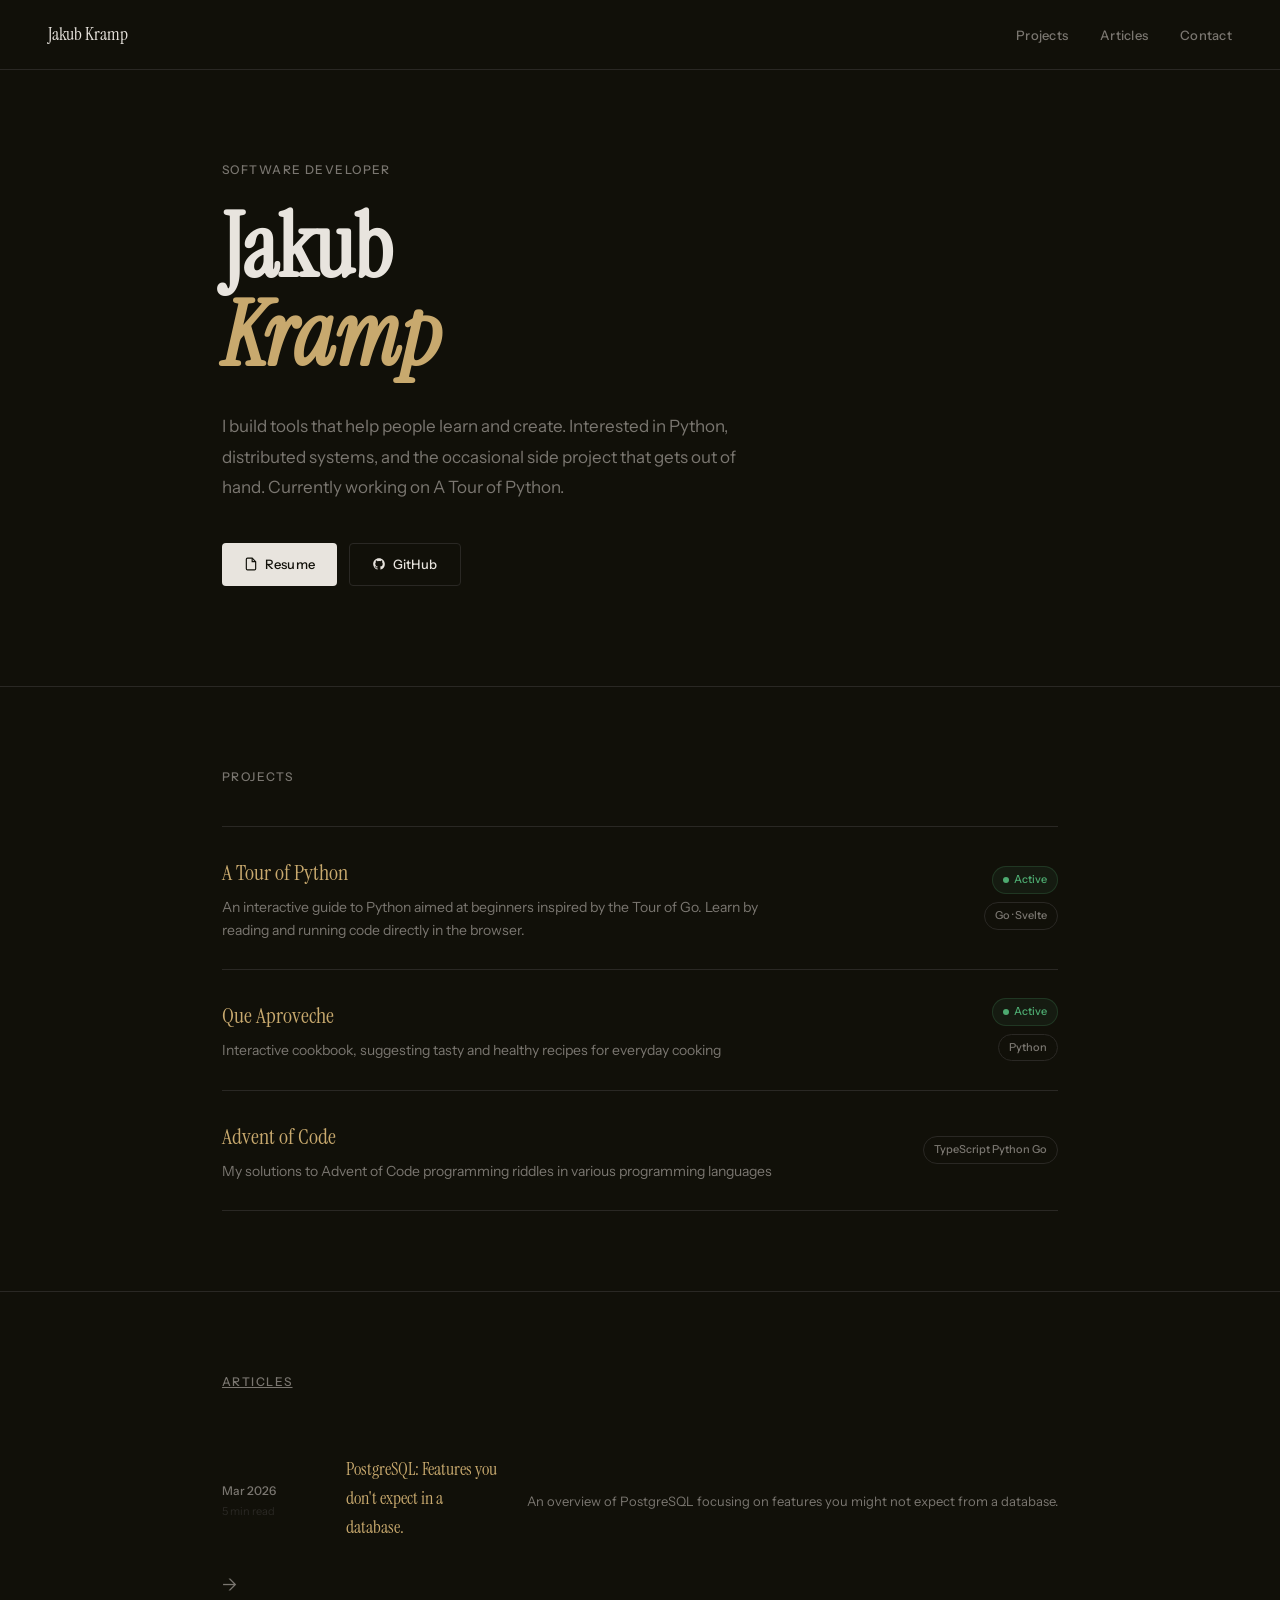
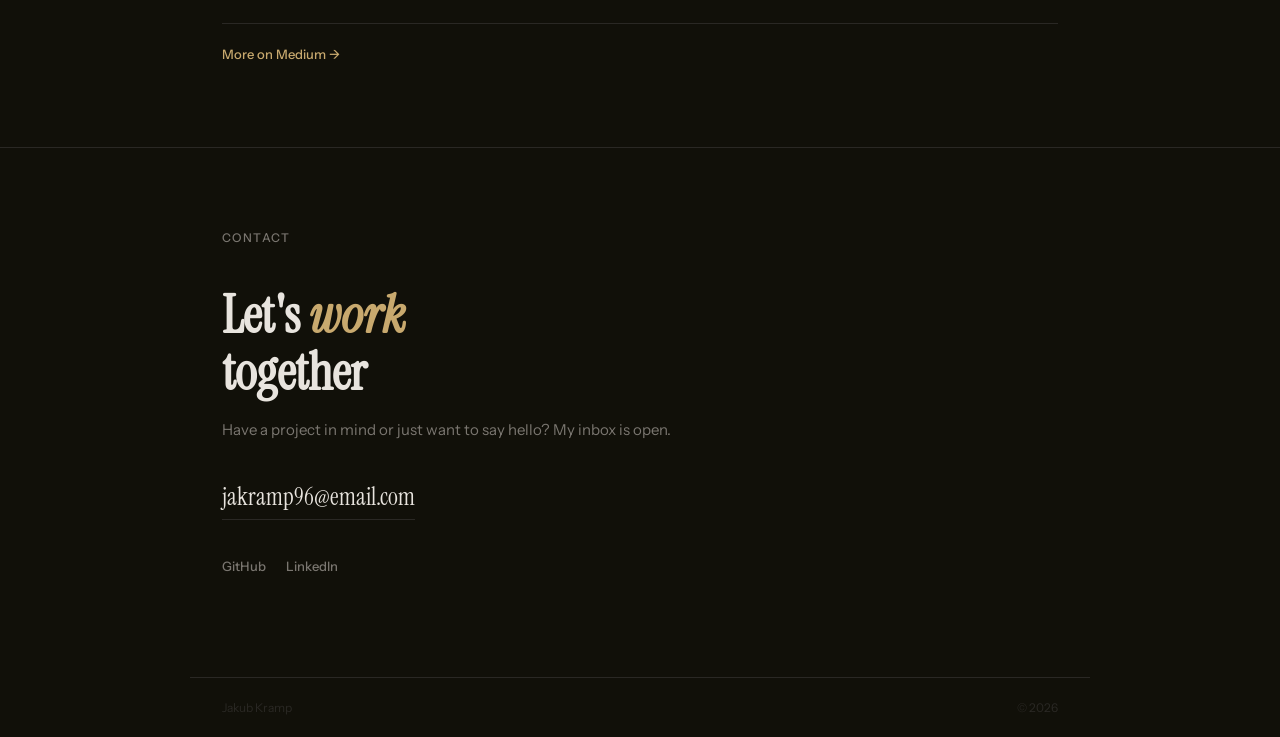
<file: index.html>
<!DOCTYPE html>
<html lang="en">
<head>
  <meta charset="UTF-8" />
  <meta name="viewport" content="width=device-width, initial-scale=1.0" />
  <title>Jakub Kramp</title>
  <link rel="preconnect" href="https://fonts.googleapis.com" />
  <link rel="icon" href="/favicon.png" type="image/png" />
  <link rel="stylesheet" href="/app.css" />
  <link href="https://fonts.googleapis.com/css2?family=Instrument+Serif:ital@0;1&family=Instrument+Sans:wght@400;500&display=swap" rel="stylesheet" />
</head>
<body>

<nav>
  <a href="#about" class="nav-name">Jakub Kramp</a>
  <ul class="nav-links">
    <li><a href="#projects">Projects</a></li>
    <li><a href="/articles/articles.html">Articles</a></li>
    <li><a href="#contact">Contact</a></li>
  </ul>
</nav>

<main>
  <!-- About -->
  <section id="about">
    <div class="container">
      <p class="eyebrow">Software Developer</p>
      <h1 class="hero-name">Jakub<br /><em>Kramp</em></h1>
      <p class="bio">
        I build tools that help people learn and create. Interested in Python,
        distributed systems, and the occasional side project that gets out of hand.
        Currently working on A Tour of Python.
      </p>
      <div class="btn-row">
        <a href="https://jakubkramp.github.io/resume.pdf" target="_blank" class="btn btn-primary">
          <svg width="14" height="14" viewBox="0 0 24 24" fill="none" stroke="currentColor" stroke-width="2">
            <path d="M14 2H6a2 2 0 00-2 2v16a2 2 0 002 2h12a2 2 0 002-2V8z"/>
            <polyline points="14 2 14 8 20 8"/>
          </svg>
          Resume
        </a>
        <a href="https://github.com/jakubkramp" target="_blank" class="btn btn-ghost">
          <svg width="14" height="14" viewBox="0 0 24 24" fill="currentColor">
            <path d="M12 2C6.477 2 2 6.484 2 12.017c0 4.425 2.865 8.18 6.839 9.504.5.092.682-.217.682-.483 0-.237-.008-.868-.013-1.703-2.782.605-3.369-1.343-3.369-1.343-.454-1.158-1.11-1.466-1.11-1.466-.908-.62.069-.608.069-.608 1.003.07 1.531 1.032 1.531 1.032.892 1.53 2.341 1.088 2.91.832.092-.647.35-1.088.636-1.338-2.22-.253-4.555-1.113-4.555-4.951 0-1.093.39-1.988 1.029-2.688-.103-.253-.446-1.272.098-2.65 0 0 .84-.27 2.75 1.026A9.564 9.564 0 0112 6.844c.85.004 1.705.115 2.504.337 1.909-1.296 2.747-1.027 2.747-1.027.546 1.379.202 2.398.1 2.651.64.7 1.028 1.595 1.028 2.688 0 3.848-2.339 4.695-4.566 4.943.359.309.678.92.678 1.855 0 1.338-.012 2.419-.012 2.747 0 .268.18.58.688.482A10.019 10.019 0 0022 12.017C22 6.484 17.522 2 12 2z"/>
          </svg>
          GitHub
        </a>
      </div>
    </div>
  </section>

  <!-- Projects -->
  <section id="projects">
    <div class="container">
      <p class="section-label">Projects</p>

      <a href="https://github.com/jakubkramp/tour-of-python" target="_blank" class="project">
        <div>
          <p class="project-name">A Tour of Python</p>
          <p class="project-desc">An interactive guide to Python aimed at beginners inspired by the Tour of Go. Learn by reading and running code directly in the browser.</p>
        </div>
        <div class="project-right">
          <span class="badge-active">Active</span>
          <span class="tag">Go · Svelte</span>
        </div>
      </a>

      <a href="https://github.com/JakubKramp/FastAPI_cookbook" class="project">
        <div>
          <p class="project-name">Que Aproveche</p>
          <p class="project-desc">Interactive cookbook, suggesting tasty and healthy recipes for everyday cooking</p>
        </div>
        <div class="project-right">
          <span class="badge-active">Active</span>
          <span class="tag">Python</span>
        </div>
      </a>

      <a href="https://github.com/JakubKramp/advent_of_code" class="project">
        <div>
          <p class="project-name">Advent of Code</p>
          <p class="project-desc">My solutions to Advent of Code programming riddles in various programming languages</p>
        </div>
        <div class="project-right">
          <span class="tag">TypeScript Python Go </span>
        </div>
      </a>
    </div>
  </section>

  <!-- articles -->
  <section id="articles">
    <div class="container">
      <a href="https://jakubkramp.github.io/articles/articles.html" target="_blank" class="section-label">
      <p class="section-label">Articles</p>
      </a>
      <a href="https://jakubkramp.github.io/articles/postgres.html" target="_blank" class="article">
        <div class="article-meta">
          <span class="article-date">Mar 2026</span>
          <span class="article-read">5 min read</span>
        </div>
        <p class="article-title">PostgreSQL: Features you don't expect in a database.</p>
        <p class="article-desc">An overview of PostgreSQL focusing on features you might not expect from a database.</p>
        <span class="article-arrow">→</span>
      </a>


      <a href="https://medium.com/@jakramp96" target="_blank" class="article-more">
        More on Medium →
      </a>
    </div>
  </section>

  <!-- Contact -->
  <section id="contact">
    <div class="container">
      <p class="section-label">Contact</p>
      <h2 class="contact-heading">Let's <em>work</em><br />together</h2>
      <p class="contact-sub">Have a project in mind or just want to say hello? My inbox is open.</p>
      <a href="mailto:jakramp96@email.com" class="contact-email">jakramp96@email.com</a>
      <div class="socials">
        <a href="https://github.com/jakubkramp" target="_blank" class="social">GitHub</a>
        <a href="https://linkedin.com/in/jakub-kramp" target="_blank" class="social">LinkedIn</a>
      </div>
    </div>
  </section>
</main>

<footer>
  <span>Jakub Kramp</span>
  <span>© 2026</span>
</footer>

</body>
</html>
</file>
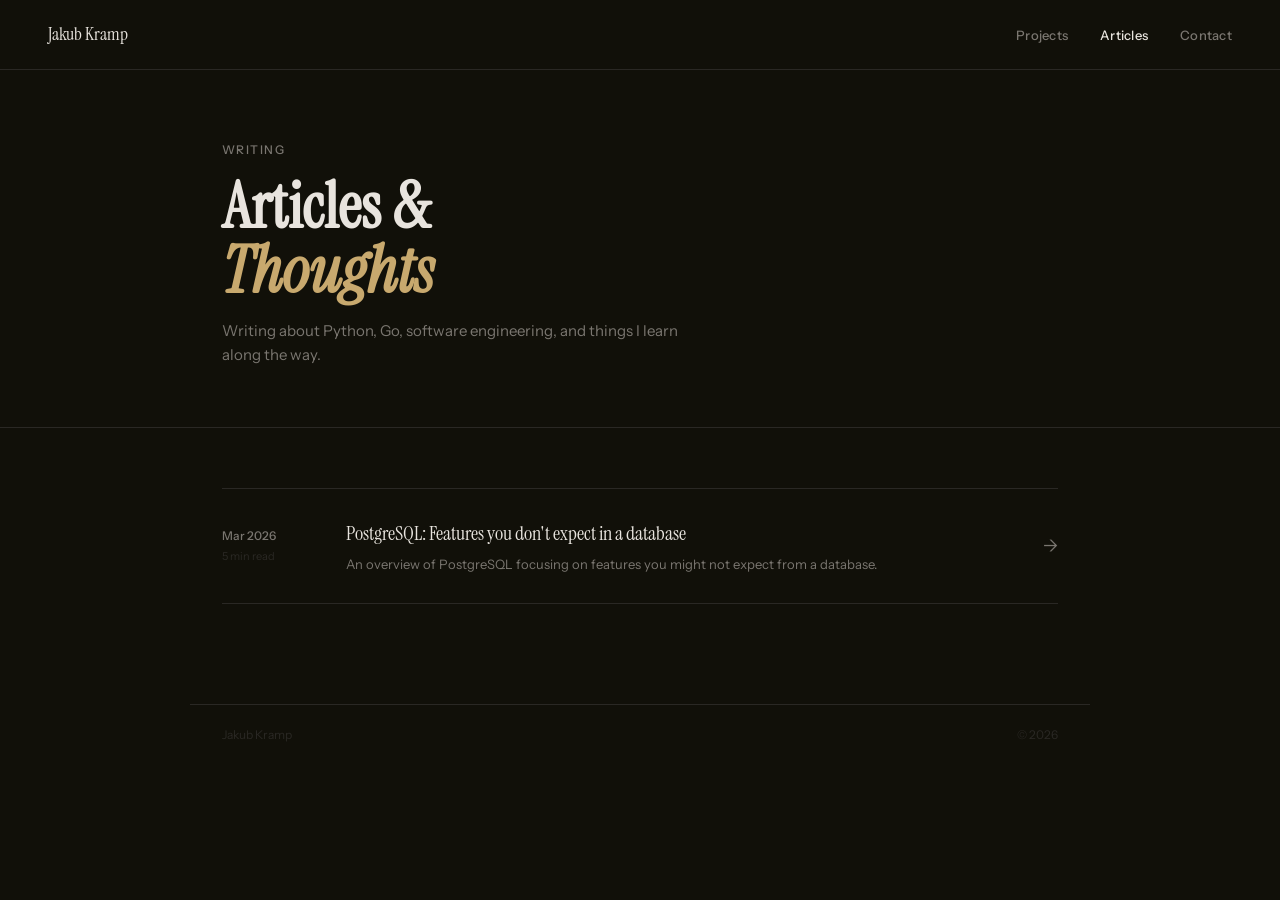
<file: articles/articles.html>
<!DOCTYPE html>
<html lang="en">
<head>
    <meta charset="UTF-8" />
    <meta name="viewport" content="width=device-width, initial-scale=1.0" />
    <title>Articles — Jakub Kramp</title>
    <link rel="icon" href="/favicon.png" type="image/png" />
    <link rel="preconnect" href="https://fonts.googleapis.com" />
    <link href="https://fonts.googleapis.com/css2?family=Instrument+Serif:ital@0;1&family=Instrument+Sans:wght@400;500&display=swap" rel="stylesheet" />
    <link rel="stylesheet" href="atricles.css" />
</head>
<body>

<nav>
    <a href="/index.html" class="nav-name">Jakub Kramp</a>
    <ul class="nav-links">
        <li><a href="/index.html#projects">Projects</a></li>
        <li><a href="/articles.html" class="active">Articles</a></li>
        <li><a href="/index.html#contact">Contact</a></li>
    </ul>
</nav>

<main>
    <div class="page-header">
        <div class="container">
            <p class="eyebrow">Writing</p>
            <h1 class="page-title">Articles &<br /><em>Thoughts</em></h1>
            <p class="page-sub">Writing about Python, Go, software engineering, and things I learn along the way.</p>
        </div>
    </div>

    <section class="articles-section">
        <div class="container">

            <a href="/articles/postgres.html" class="article">
                <div class="article-meta">
                    <span class="article-date">Mar 2026</span>
                    <span class="article-read">5 min read</span>
                </div>
                <div>
                    <p class="article-title">PostgreSQL: Features you don't expect in a database</p>
                    <p class="article-desc">An overview of PostgreSQL focusing on features you might not expect from a database.</p>
                </div>
                <span class="article-arrow">→</span>
            </a>


        </div>
    </section>
</main>

<footer>
    <span>Jakub Kramp</span>
    <span>© 2026</span>
</footer>

</body>
</html>
</file>
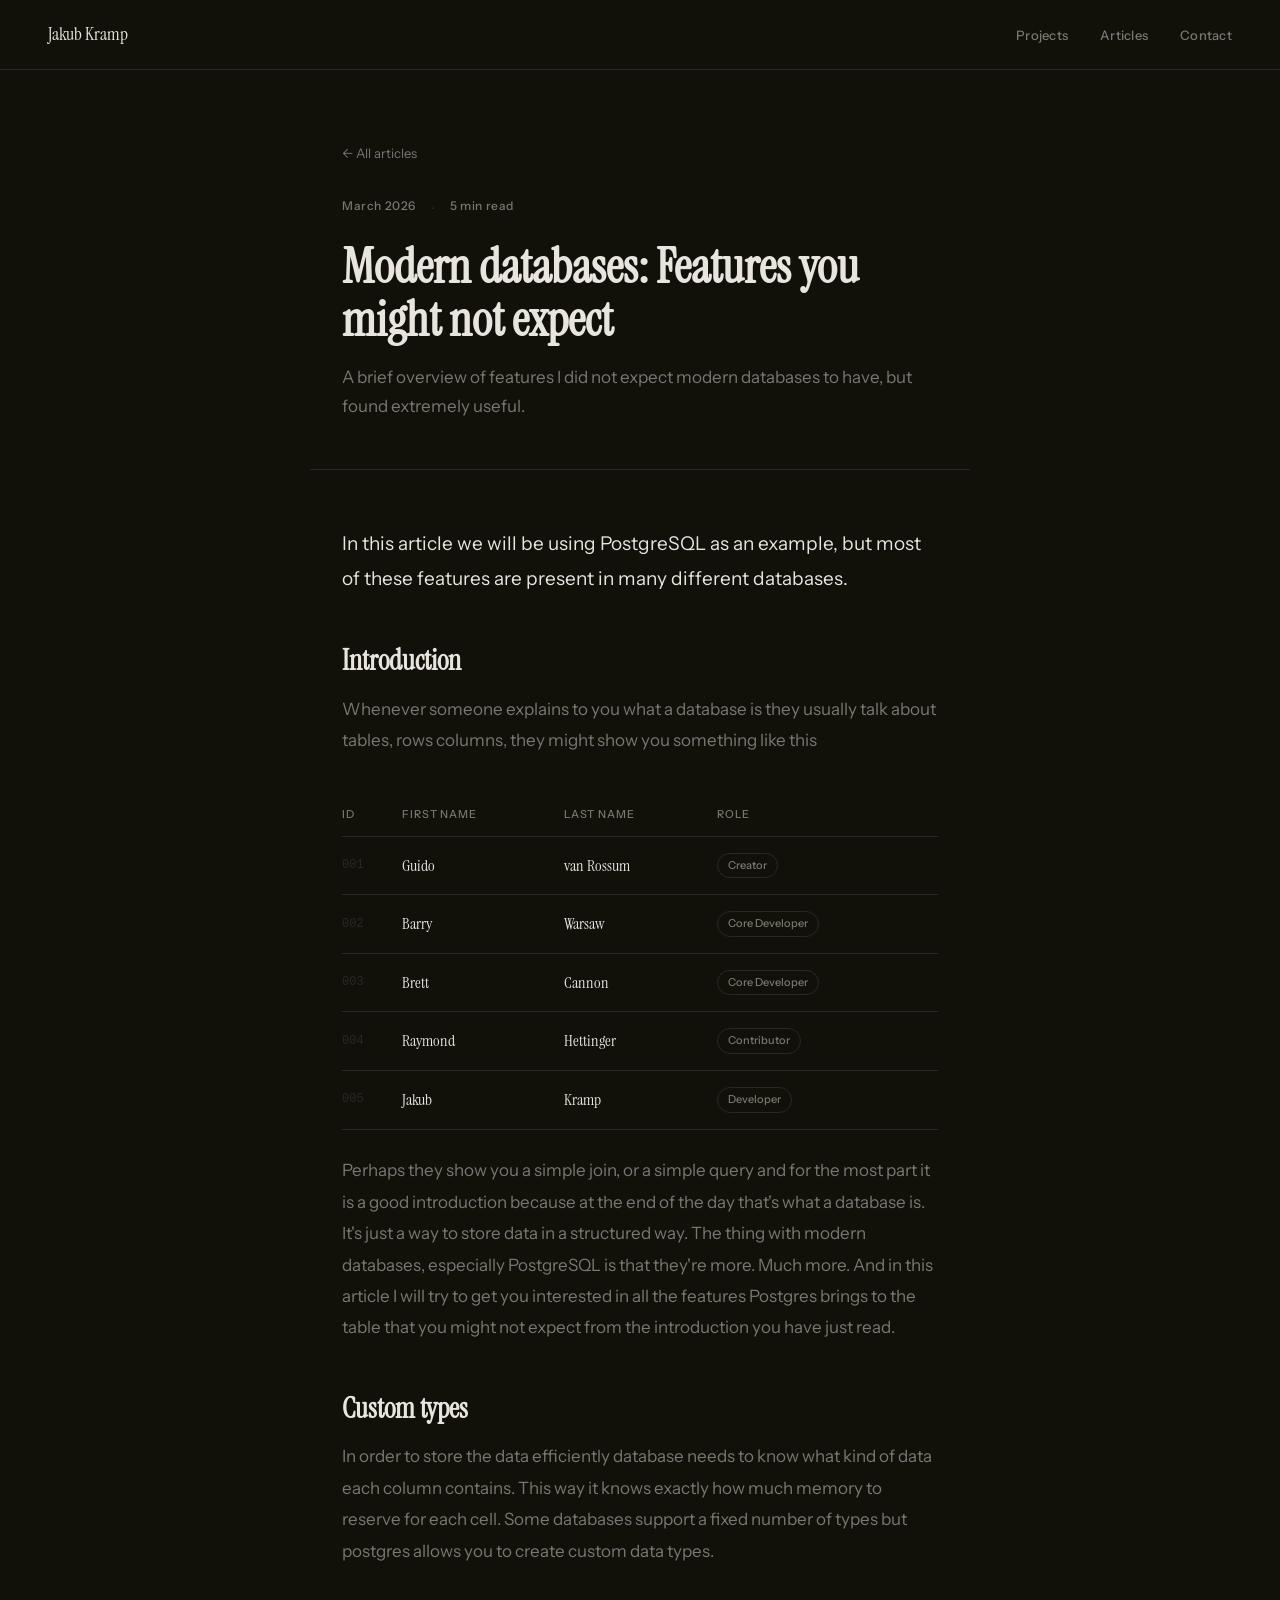
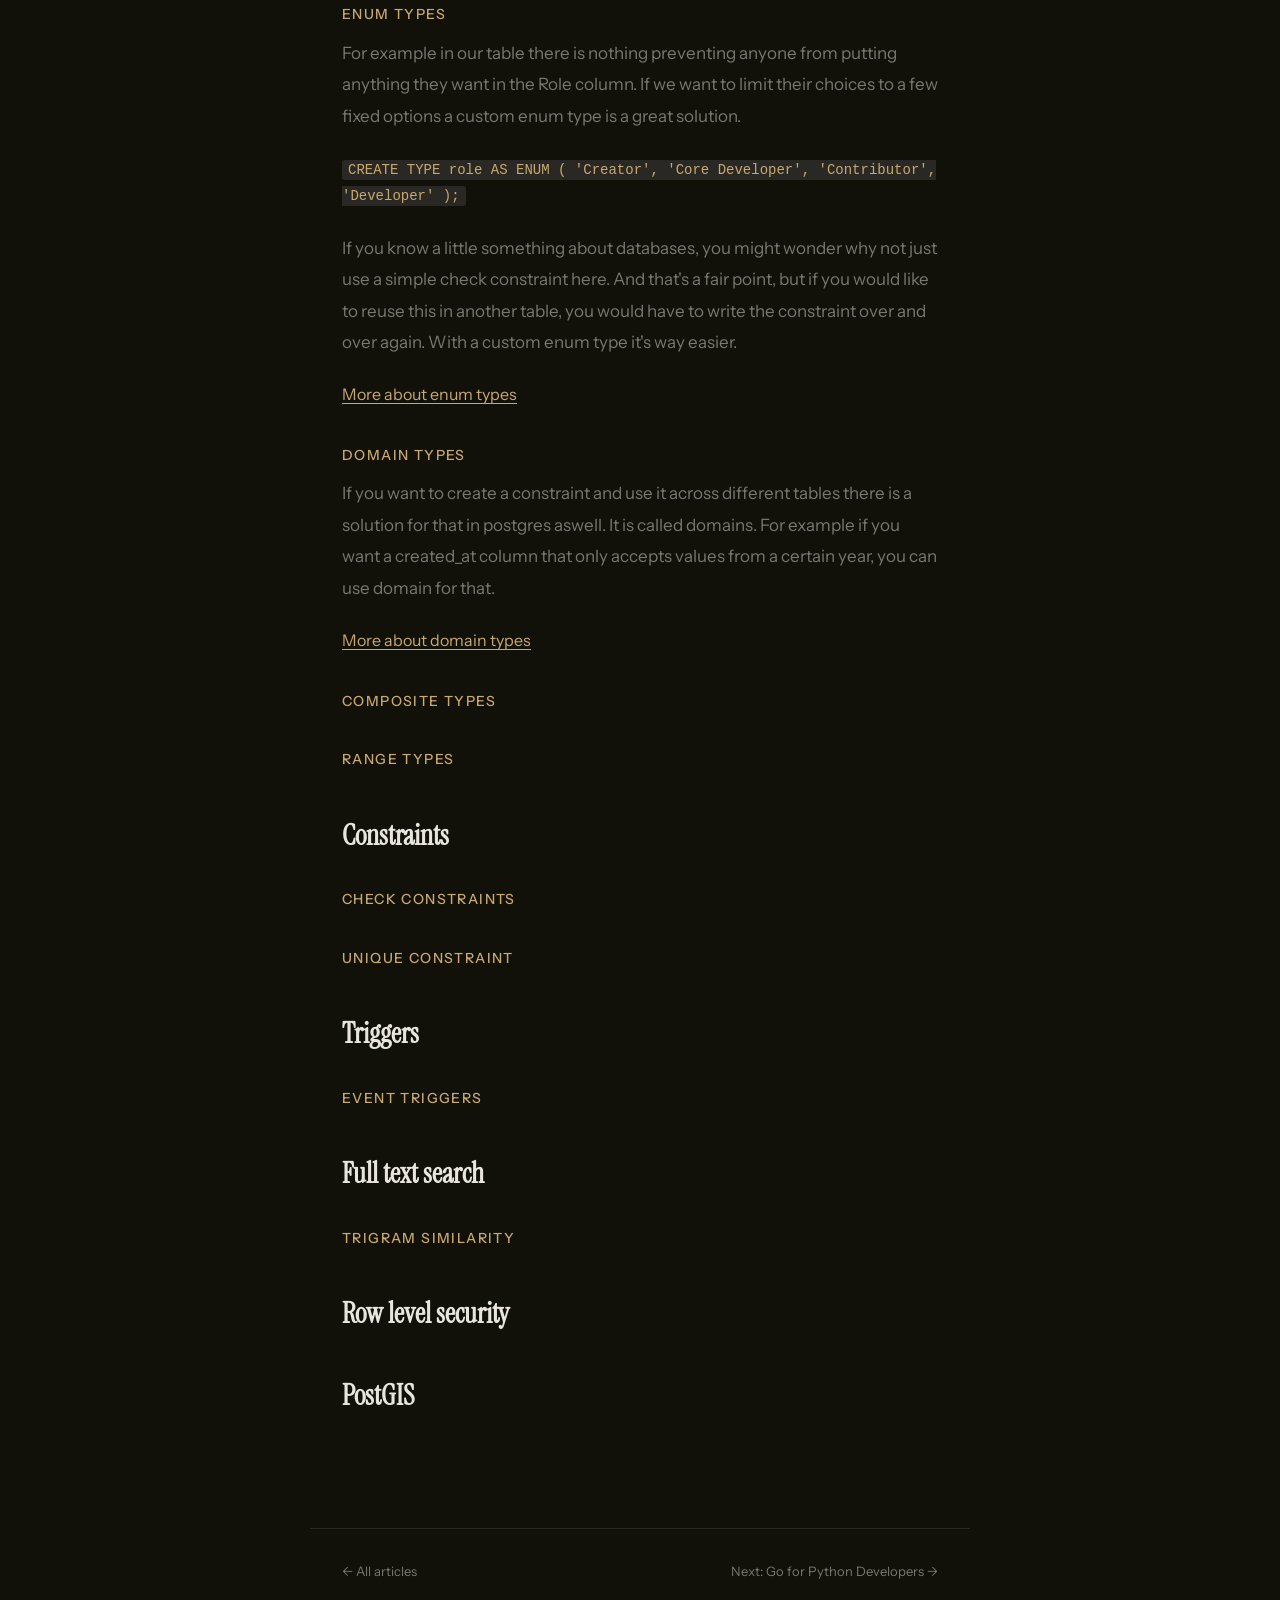
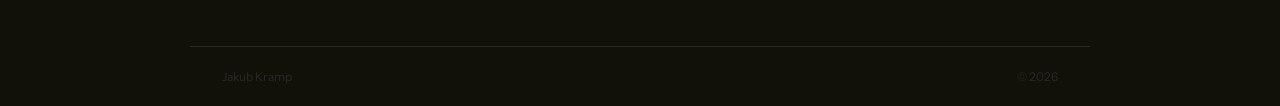
<file: articles/postgres.html>
<!DOCTYPE html>
<html lang="en">
<head>
    <meta charset="UTF-8" />
    <meta name="viewport" content="width=device-width, initial-scale=1.0" />
    <title>PostgreSQL: Features you don't expect in a database — Jakub Kramp</title>
    <link rel="icon" href="/favicon.png" type="image/png" />
    <link rel="preconnect" href="https://fonts.googleapis.com" />
    <link href="https://fonts.googleapis.com/css2?family=Instrument+Serif:ital@0;1&family=Instrument+Sans:wght@400;500&display=swap" rel="stylesheet" />
    <link rel="stylesheet" href="atricles.css" />
</head>
<body>

<nav>
    <a href="/index.html" class="nav-name">Jakub Kramp</a>
    <ul class="nav-links">
        <li><a href="/index.html#projects">Projects</a></li>
        <li><a href="/articles.html">Articles</a></li>
        <li><a href="/index.html#contact">Contact</a></li>
    </ul>
</nav>

<main>
    <header class="article-header">
        <a href="/articles.html" class="back-link">← All articles</a>
        <div class="article-meta-row">
            <span class="meta-item">March 2026</span>
            <span class="meta-dot">·</span>
            <span class="meta-item">5 min read</span>
        </div>
        <h1 class="article-title">Modern databases: Features you might not expect</h1>
        <p class="article-subtitle">A brief overview of features I did not expect modern databases to have, but found extremely useful.</p>
    </header>

    <article class="prose">
        <p>In this article we will be using PostgreSQL as an example, but most of these features are present in many different databases. </p>
        <h2>Introduction</h2>
        <p>
            Whenever someone explains to you what a database is they usually talk about tables, rows columns, they might show you something like this</p>
        <br>
        <div class="table-wrap">
            <table>
                <thead>
                <tr>
                    <th>ID</th>
                    <th>First Name</th>
                    <th>Last Name</th>
                    <th>Role</th>
                </tr>
                </thead>
                <tbody>
                <tr>
                    <td>001</td>
                    <td class="name">Guido</td>
                    <td class="name">van Rossum</td>
                    <td><span class="role">Creator</span></td>
                </tr>
                <tr>
                    <td>002</td>
                    <td class="name">Barry</td>
                    <td class="name">Warsaw</td>
                    <td><span class="role">Core Developer</span></td>
                </tr>
                <tr>
                    <td>003</td>
                    <td class="name">Brett</td>
                    <td class="name">Cannon</td>
                    <td><span class="role">Core Developer</span></td>
                </tr>
                <tr>
                    <td>004</td>
                    <td class="name">Raymond</td>
                    <td class="name">Hettinger</td>
                    <td><span class="role">Contributor</span></td>
                </tr>
                <tr>
                    <td>005</td>
                    <td class="name">Jakub</td>
                    <td class="name">Kramp</td>
                    <td><span class="role">Developer</span></td>
                </tr>
                </tbody>
            </table>
        </div>
        <br>
        <p>
            Perhaps they show you a simple join, or a simple query and for the most part it is a good introduction because at the end of the day that's what a database is.
            It's just a way to store data in a structured way. The thing with modern databases, especially PostgreSQL is that they're more. Much more.
            And in this article I will try to get you interested in all the features Postgres brings to the table that you might not expect from the introduction you have just read.
        </p>
        <h2>Custom types</h2>
        <p>
            In order to store the data efficiently database needs to know what kind of data each column contains. This way it knows exactly how much memory to reserve for each cell.
            Some databases support a fixed number of types but postgres allows you to create custom data types.
        </p>
        <h3>
            Enum Types
        </h3>
        <p>
            For example in our table there is nothing preventing anyone from putting anything they want in the Role column.
            If we want to limit their choices to a few fixed options a custom enum type is a great solution.
        </p>
        <code>CREATE TYPE role AS ENUM (
            'Creator',
            'Core Developer',
            'Contributor',
            'Developer'
            );</code>
        <br>
        <br>
        <p>If you know a little something about databases, you might wonder why not just use a simple check constraint here.
        And that's a fair point, but if you would like to reuse this in another table, you would have to write the constraint over and over again.
            With a custom enum type it's way easier.
        </p>
        <a href="https://www.postgresql.org/docs/current/datatype-enum.html">
            More about enum types
        </a>
        <h3>Domain Types
        </h3>
        <p>If you want to create a constraint and use it across different tables there is a solution for that in postgres aswell.
        It is called domains. For example if you want a created_at column that only accepts values from a certain year, you can use domain for that.
        </p>
        <a href="https://www.postgresql.org/docs/18/domains.html">
            More about domain types
        </a>
        <h3>Composite types</h3>
        <h3>Range types</h3>
        <h2>Constraints</h2>
        <h3>Check constraints</h3>
        <h3>Unique constraint</h3>
        <h2>Triggers</h2>
        <h3>Event triggers</h3>
        <h2>Full text search</h2>
        <h3>Trigram similarity</h3>
        <h2>Row level security</h2>
        <h2>PostGIS </h2>
    </article>
    <div class="article-footer">
        <a href="/articles.html">← All articles</a>
        <a href="/articles/go-for-python-developers.html">Next: Go for Python Developers →</a>
    </div>
</main>
<footer>
    <span>Jakub Kramp</span>
    <span>© 2026</span>
</footer>
</body>
</html>
</file>
<file: app.css>
*, *::before, *::after { box-sizing: border-box; margin: 0; padding: 0; }

:root {
    --bg: #111009;
    --bg2: #1a1814;
    --ink: #e8e4de;
    --ink-muted: #7a7670;
    --ink-faint: #2a2824;
    --accent: #c8a96e;
    --green: #4daa70;
    --serif: 'Instrument Serif', Georgia, serif;
    --sans: 'Instrument Sans', sans-serif;
    --max: 900px;
}

html { scroll-behavior: smooth; }

body {
    background: var(--bg);
    color: var(--ink);
    font-family: var(--sans);
    font-size: 16px;
    line-height: 1.6;
    -webkit-font-smoothing: antialiased;
}

/* ── Nav ── */
nav {
    position: fixed;
    top: 0; left: 0; right: 0;
    z-index: 100;
    display: flex;
    justify-content: space-between;
    align-items: center;
    padding: 20px 48px;
    background: var(--bg);
    border-bottom: 1px solid var(--ink-faint);
}

.nav-name {
    font-family: var(--serif);
    font-size: 18px;
    color: var(--ink);
    text-decoration: none;
}

.nav-links {
    display: flex;
    gap: 32px;
    list-style: none;
}

.nav-links a {
    font-size: 13px;
    font-weight: 500;
    color: var(--ink-muted);
    text-decoration: none;
    letter-spacing: 0.02em;
    transition: color 0.2s;
}

.nav-links a:hover { color: var(--ink); }

/* ── Layout ── */
.container {
    max-width: var(--max);
    margin: 0 auto;
    padding: 0 32px;
}

/* ── About ── */
#about {
    padding: 160px 0 100px;
    border-bottom: 1px solid var(--ink-faint);
}

.eyebrow {
    font-size: 12px;
    font-weight: 500;
    letter-spacing: 0.12em;
    text-transform: uppercase;
    color: var(--ink-muted);
    margin-bottom: 24px;
}

.hero-name {
    font-family: var(--serif);
    font-size: clamp(52px, 9vw, 88px);
    line-height: 1.0;
    color: var(--ink);
    margin-bottom: 32px;
}

.hero-name em {
    font-style: italic;
    color: var(--accent);
}

.bio {
    font-size: 17px;
    color: var(--ink-muted);
    line-height: 1.8;
    max-width: 540px;
    margin-bottom: 40px;
}

.btn-row {
    display: flex;
    gap: 12px;
    flex-wrap: wrap;
}

.btn {
    display: inline-flex;
    align-items: center;
    gap: 7px;
    padding: 10px 22px;
    border-radius: 4px;
    font-family: var(--sans);
    font-size: 13px;
    font-weight: 500;
    text-decoration: none;
    transition: all 0.2s;
    letter-spacing: 0.01em;
    cursor: pointer;
    border: none;
}

.btn-primary {
    background: var(--ink);
    color: var(--bg);
}

.btn-primary:hover { background: #cfc9c0; }

.btn-ghost {
    background: transparent;
    color: var(--ink);
    border: 1px solid var(--ink-faint);
}

.btn-ghost:hover { border-color: var(--ink-muted); }

/* ── Projects ── */
#projects { padding: 80px 0; border-bottom: 1px solid var(--ink-faint); }

.section-label {
    font-size: 12px;
    font-weight: 500;
    letter-spacing: 0.12em;
    text-transform: uppercase;
    color: var(--ink-muted);
    margin-bottom: 40px;
}

.project {
    display: grid;
    grid-template-columns: 1fr auto;
    align-items: center;
    gap: 32px;
    padding: 28px 0;
    border-bottom: 1px solid var(--ink-faint);
    text-decoration: none;
    color: inherit;
    transition: opacity 0.2s;
}

.project:first-of-type { border-top: 1px solid var(--ink-faint); }
.project:hover { opacity: 0.55; }

.project-name {
    font-family: var(--serif);
    font-size: 22px;
    color: var(--accent);
    margin-bottom: 6px;
}

.project-desc {
    font-size: 14px;
    color: var(--ink-muted);
    line-height: 1.6;
    max-width: 560px;
}

.project-right {
    display: flex;
    flex-direction: column;
    align-items: flex-end;
    gap: 8px;
    flex-shrink: 0;
}

.tag {
    font-size: 11px;
    font-weight: 500;
    color: var(--ink-muted);
    border: 1px solid var(--ink-faint);
    padding: 4px 10px;
    border-radius: 20px;
    white-space: nowrap;
}

.badge-active {
    display: inline-flex;
    align-items: center;
    gap: 5px;
    font-size: 11px;
    font-weight: 500;
    color: var(--green);
    background: rgba(77, 170, 112, 0.08);
    border: 1px solid rgba(77, 170, 112, 0.2);
    padding: 4px 10px;
    border-radius: 20px;
    white-space: nowrap;
}

.badge-active::before {
    content: '';
    width: 6px;
    height: 6px;
    border-radius: 50%;
    background: var(--green);
    animation: pulse 2s infinite;
}

@keyframes pulse {
    0%, 100% { opacity: 1; }
    50% { opacity: 0.3; }
}

/* ── articles ── */
#articles { padding: 80px 0; border-bottom: 1px solid var(--ink-faint); }

.article {
    display: grid;
    grid-template-columns: 100px 3fr auto;
    align-items: center;
    gap: 24px;
    padding: 24px 0;
    border-bottom: 1px solid var(--ink-faint);
    text-decoration: none;
    color: inherit;
    transition: opacity 0.2s;
}

.article:first-of-type { border-top: 1px solid var(--ink-faint); }
.article:hover { opacity: 0.55; }
.article:hover .article-arrow { transform: translateX(4px); }

.article-meta {
    display: flex;
    flex-direction: column;
    gap: 3px;
}

.article-date {
    font-size: 12px;
    color: var(--ink-muted);
    font-weight: 500;
}

.article-read {
    font-size: 11px;
    color: var(--ink-faint);
}

.article-title {
    font-family: var(--serif);
    font-size: 18px;
    color: var(--accent);
    margin-bottom: 5px;
}

.article-desc {
    font-size: 13px;
    color: var(--ink-muted);
    line-height: 1.6;
}

.article-arrow {
    font-size: 18px;
    color: var(--ink-muted);
    transition: transform 0.2s;
}

.article-more {
    display: inline-block;
    margin-top: 20px;
    font-size: 13px;
    font-weight: 500;
    color: var(--accent);
    text-decoration: none;
    transition: opacity 0.2s;
}

.article-more:hover { opacity: 0.7; }

/* ── Contact ── */
#contact { padding: 80px 0 100px; }

.contact-heading {
    font-family: var(--serif);
    font-size: clamp(36px, 5vw, 52px);
    line-height: 1.1;
    margin-bottom: 16px;
}

.contact-heading em {
    font-style: italic;
    color: var(--accent);
}

.contact-sub {
    font-size: 15px;
    color: var(--ink-muted);
    margin-bottom: 36px;
}

.contact-email {
    font-family: var(--serif);
    font-size: 24px;
    color: var(--ink);
    text-decoration: none;
    border-bottom: 1px solid var(--ink-faint);
    padding-bottom: 3px;
    transition: border-color 0.2s, color 0.2s;
    display: inline-block;
    margin-bottom: 36px;
}

.contact-email:hover {
    color: var(--accent);
    border-color: var(--accent);
}

.socials {
    display: flex;
    gap: 20px;
}

.social {
    font-size: 13px;
    font-weight: 500;
    color: var(--ink-muted);
    text-decoration: none;
    transition: color 0.2s;
}

.social:hover { color: var(--ink); }

/* ── Footer ── */
footer {
    border-top: 1px solid var(--ink-faint);
    padding: 20px 32px;
    max-width: var(--max);
    margin: 0 auto;
    display: flex;
    justify-content: space-between;
}

footer span {
    font-size: 12px;
    color: var(--ink-faint);
}

@media (max-width: 600px) {
    nav { padding: 16px 24px; }
    .nav-links { gap: 20px; }
    .container { padding: 0 20px; }
    .project { grid-template-columns: 1fr; }
    .project-right { align-items: flex-start; flex-direction: row; flex-wrap: wrap; }
}
</file>
<file: articles/atricles.css>
*, *::before, *::after { box-sizing: border-box; margin: 0; padding: 0; }

:root {
    --bg: #111009;
    --ink: #e8e4de;
    --ink-muted: #7a7670;
    --ink-faint: #2a2824;
    --accent: #c8a96e;
    --green: #4daa70;
    --serif: 'Instrument Serif', Georgia, serif;
    --sans: 'Instrument Sans', sans-serif;
    --max: 900px;
    --prose: 660px;
}

html { scroll-behavior: smooth; }

body {
    background: var(--bg);
    color: var(--ink);
    font-family: var(--sans);
    font-size: 16px;
    line-height: 1.6;
    -webkit-font-smoothing: antialiased;
}

/* ── Nav ── */
nav {
    position: fixed;
    top: 0; left: 0; right: 0;
    z-index: 100;
    display: flex;
    justify-content: space-between;
    align-items: center;
    padding: 20px 48px;
    background: var(--bg);
    border-bottom: 1px solid var(--ink-faint);
}

.nav-name {
    font-family: var(--serif);
    font-size: 18px;
    color: var(--ink);
    text-decoration: none;
}

.nav-links {
    display: flex;
    gap: 32px;
    list-style: none;
}

.nav-links a {
    font-size: 13px;
    font-weight: 500;
    color: var(--ink-muted);
    text-decoration: none;
    letter-spacing: 0.02em;
    transition: color 0.2s;
}

.nav-links a:hover,
.nav-links a.active { color: var(--ink); }

/* ── Layout ── */
.container {
    max-width: var(--max);
    margin: 0 auto;
    padding: 0 32px;
}

.eyebrow {
    font-size: 12px;
    font-weight: 500;
    letter-spacing: 0.12em;
    text-transform: uppercase;
    color: var(--ink-muted);
    margin-bottom: 16px;
}

.section-label {
    font-size: 12px;
    font-weight: 500;
    letter-spacing: 0.12em;
    text-transform: uppercase;
    color: var(--ink-muted);
    margin-bottom: 40px;
}

/* ── Buttons ── */
.btn {
    display: inline-flex;
    align-items: center;
    gap: 7px;
    padding: 10px 22px;
    border-radius: 4px;
    font-family: var(--sans);
    font-size: 13px;
    font-weight: 500;
    text-decoration: none;
    transition: all 0.2s;
    letter-spacing: 0.01em;
    cursor: pointer;
    border: none;
}

.btn-primary { background: var(--ink); color: var(--bg); }
.btn-primary:hover { background: #cfc9c0; }

.btn-ghost { background: transparent; color: var(--ink); border: 1px solid var(--ink-faint); }
.btn-ghost:hover { border-color: var(--ink-muted); }

.btn-row { display: flex; gap: 12px; flex-wrap: wrap; }

/* ── Tags & Badges ── */
.tag {
    font-size: 11px;
    font-weight: 500;
    color: var(--ink-muted);
    border: 1px solid var(--ink-faint);
    padding: 4px 10px;
    border-radius: 20px;
    white-space: nowrap;
}

.badge-active {
    display: inline-flex;
    align-items: center;
    gap: 5px;
    font-size: 11px;
    font-weight: 500;
    color: var(--green);
    background: rgba(77, 170, 112, 0.08);
    border: 1px solid rgba(77, 170, 112, 0.2);
    padding: 4px 10px;
    border-radius: 20px;
    white-space: nowrap;
}

.badge-active::before {
    content: '';
    width: 6px;
    height: 6px;
    border-radius: 50%;
    background: var(--green);
    animation: pulse 2s infinite;
}

@keyframes pulse {
    0%, 100% { opacity: 1; }
    50% { opacity: 0.3; }
}

/* ── Page Header ── */
.page-header {
    padding: 140px 0 60px;
    border-bottom: 1px solid var(--ink-faint);
}

.page-title {
    font-family: var(--serif);
    font-size: clamp(40px, 7vw, 64px);
    line-height: 1.0;
    color: var(--ink);
    margin-bottom: 16px;
}

.page-title em { font-style: italic; color: var(--accent); }

.page-sub {
    font-size: 15px;
    color: var(--ink-muted);
    max-width: 480px;
}

/* ── Articles ── */
.articles-section { padding: 60px 0 100px; }

.article {
    display: grid;
    grid-template-columns: 100px 3fr auto;
    align-items: center;
    gap: 24px;
    padding: 28px 0;
    border-bottom: 1px solid var(--ink-faint);
    text-decoration: none;
    color: inherit;
    transition: opacity 0.2s;
}

.article:first-of-type { border-top: 1px solid var(--ink-faint); }
.article:hover { opacity: 0.55; }
.article:hover .article-arrow { transform: translateX(4px); }

.article-meta { display: flex; flex-direction: column; gap: 3px; }
.article-date { font-size: 12px; color: var(--ink-muted); font-weight: 500; }
.article-read { font-size: 11px; color: var(--ink-faint); }

.article-title {
    font-family: var(--serif);
    font-size: 20px;
    color: var(--ink);
    margin-bottom: 5px;
}

.article-desc { font-size: 13px; color: var(--ink-muted); line-height: 1.6; }
.article-arrow { font-size: 18px; color: var(--ink-muted); transition: transform 0.2s; }

.article-more {
    display: inline-block;
    margin-top: 20px;
    font-size: 13px;
    font-weight: 500;
    color: var(--accent);
    text-decoration: none;
    transition: opacity 0.2s;
}

.article-more:hover { opacity: 0.7; }

/* ── Article page ── */
.article-header {
    padding: 140px 32px 48px;
    border-bottom: 1px solid var(--ink-faint);
    max-width: var(--prose);
    margin: 0 auto;
}

.back-link {
    display: inline-flex;
    align-items: center;
    gap: 6px;
    font-size: 13px;
    color: var(--ink-muted);
    text-decoration: none;
    margin-bottom: 32px;
    transition: color 0.2s;
}

.back-link:hover { color: var(--ink); }

.article-meta-row { display: flex; gap: 16px; margin-bottom: 20px; }

.meta-item { font-size: 12px; font-weight: 500; color: var(--ink-muted); letter-spacing: 0.05em; }
.meta-dot { color: var(--ink-faint); }

.article-header .article-title {
    font-family: var(--serif);
    font-size: clamp(32px, 5vw, 48px);
    line-height: 1.1;
    color: var(--ink);
    margin-bottom: 16px;
}

.article-subtitle { font-size: 17px; color: var(--ink-muted); line-height: 1.7; }

/* ── Prose ── */
.prose {
    max-width: var(--prose);
    margin: 0 auto;
    padding: 56px 32px 100px;
}

.prose h2 { font-family: var(--serif); font-size: 28px; color: var(--ink); margin: 48px 0 16px; line-height: 1.2; }
.prose h3 { font-family: var(--sans); font-size: 14px; font-weight: 500; text-transform: uppercase; letter-spacing: 0.1em; color: var(--accent); margin: 36px 0 12px; }
.prose p { font-size: 17px; color: var(--ink-muted); line-height: 1.85; margin-bottom: 24px; }
.prose p:first-child { font-size: 19px; color: var(--ink); }
.prose a { color: var(--accent); text-decoration: underline; text-underline-offset: 3px; }
.prose code { font-family: 'Courier New', monospace; font-size: 14px; background: var(--ink-faint); color: var(--accent); padding: 2px 6px; border-radius: 3px; }
.prose pre { background: #1a1814; border: 1px solid var(--ink-faint); border-radius: 6px; padding: 20px 24px; overflow-x: auto; margin: 28px 0; }
.prose pre code { background: none; padding: 0; color: var(--ink-muted); font-size: 14px; line-height: 1.7; }
.prose blockquote { border-left: 2px solid var(--accent); padding-left: 20px; margin: 28px 0; font-family: var(--serif); font-style: italic; font-size: 20px; color: var(--ink); line-height: 1.5; }

.article-footer {
    border-top: 1px solid var(--ink-faint);
    max-width: var(--prose);
    margin: 0 auto;
    padding: 32px 32px 64px;
    display: flex;
    justify-content: space-between;
    align-items: center;
}

.article-footer a { font-size: 13px; color: var(--ink-muted); text-decoration: none; transition: color 0.2s; }
.article-footer a:hover { color: var(--ink); }

/* ── Footer ── */
footer {
    border-top: 1px solid var(--ink-faint);
    padding: 20px 32px;
    max-width: var(--max);
    margin: 0 auto;
    display: flex;
    justify-content: space-between;
}

footer span { font-size: 12px; color: var(--ink-faint); }

/* ── Responsive ── */
@media (max-width: 600px) {
    nav { padding: 16px 24px; }
    .nav-links { gap: 20px; }
    .container { padding: 0 20px; }
    .article { grid-template-columns: 1fr; }
    .article-arrow { display: none; }
    .article-header, .prose, .article-footer { padding-left: 20px; padding-right: 20px; }
}

.table-wrap {
    max-width: 800px;
    margin: 0 auto;
}

.table-label {
    font-size: 12px;
    font-weight: 500;
    letter-spacing: 0.12em;
    text-transform: uppercase;
    color: var(--ink-muted);
    margin-bottom: 24px;
}

table {
    width: 100%;
    border-collapse: collapse;
}

thead tr {
    border-bottom: 1px solid var(--ink-faint);
}

th {
    font-size: 11px;
    font-weight: 500;
    letter-spacing: 0.08em;
    text-transform: uppercase;
    color: var(--ink-muted);
    padding: 0 0 12px;
    text-align: left;
}

th:first-child { width: 60px; }

tbody tr {
    border-bottom: 1px solid var(--ink-faint);
    transition: background 0.15s;
}

tbody tr:hover { background: rgba(255,255,255,0.02); }

td {
    padding: 16px 0;
    font-size: 14px;
    color: var(--ink-muted);
}

td:first-child {
    font-family: 'Courier New', monospace;
    font-size: 12px;
    color: var(--ink-faint);
}

.name {
    font-family: var(--serif);
    font-size: 16px;
    color: var(--ink);
}

.role {
    display: inline-block;
    font-size: 11px;
    font-weight: 500;
    color: var(--ink-muted);
    border: 1px solid var(--ink-faint);
    padding: 3px 10px;
    border-radius: 20px;
}
</file>
